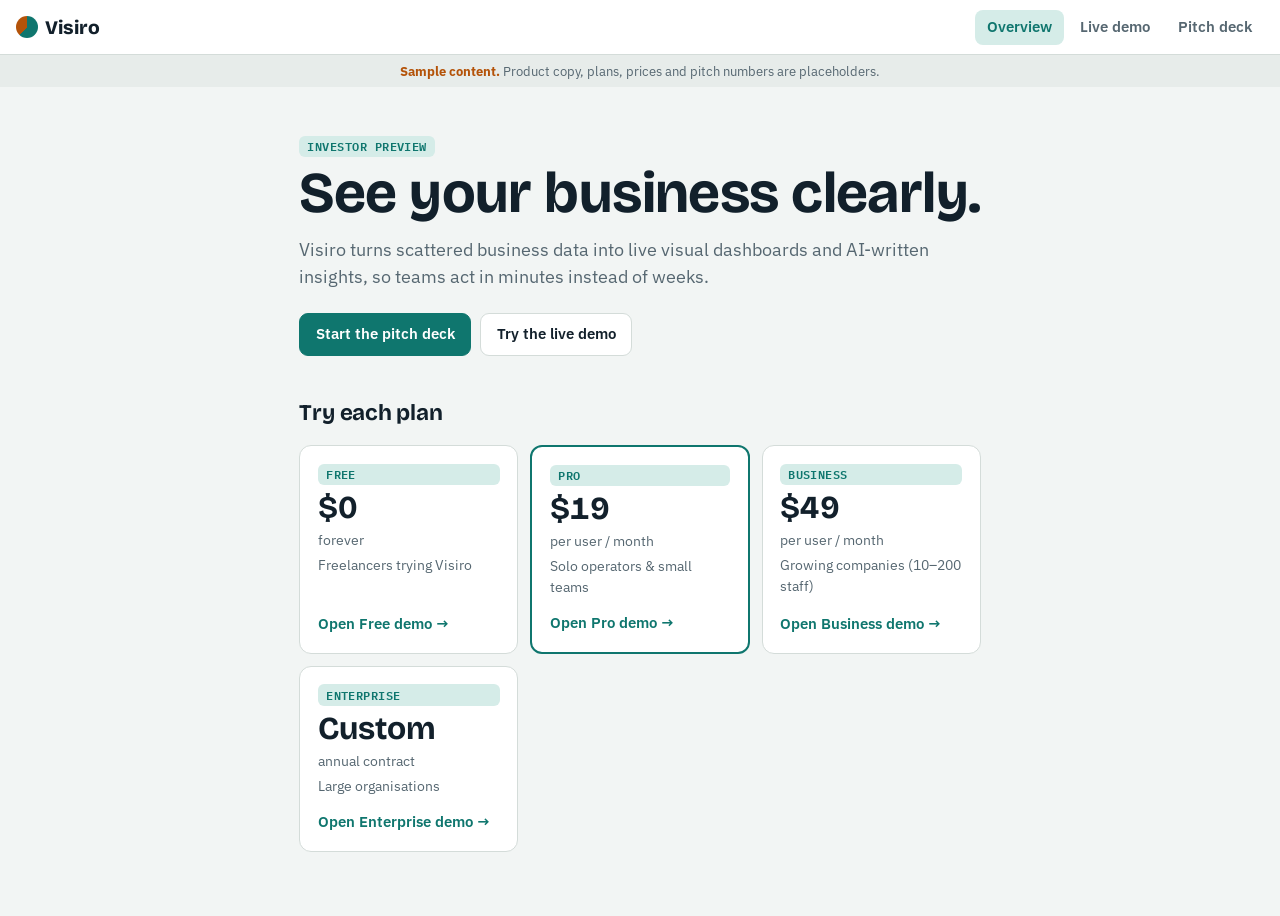
<file: index.html>
<!doctype html>
<html lang="en">
<head>
  <meta charset="utf-8">
  <meta name="viewport" content="width=device-width, initial-scale=1, viewport-fit=cover">
  <title>Visiro Investor Demo</title>
  <link rel="preconnect" href="https://fonts.googleapis.com">
  <link rel="preconnect" href="https://fonts.gstatic.com" crossorigin>
  <link rel="stylesheet" href="https://fonts.googleapis.com/css2?family=Bricolage+Grotesque:opsz,wght@12..96,600;12..96,700;12..96,800&family=IBM+Plex+Mono:wght@500;600&family=IBM+Plex+Sans:wght@400;500;600;700&display=swap">
  <link rel="stylesheet" href="assets/app.css">
</head>
<body>
  <div id="app"></div>
  <script src="assets/config.js"></script>
  <script src="assets/app.js"></script>
</body>
</html>
</file>
<file: assets/app.css>
/* Visiro pitch + demo — one stylesheet, theme-aware (light / dark / system). */
:root {
  --ground: #f2f5f4;
  --surface: #ffffff;
  --surface-2: #e7ecea;
  --ink: #12202b;
  --muted: #566771;
  --line: #d4dcd9;
  --accent: #0f766e;
  --accent-ink: #ffffff;
  --accent-soft: #d5ece8;
  --signal: #b45309;
  --good: #15803d;
  --warn: #c2410c;
  --code-bg: #0f1a22;
  --code-ink: #cfe7e3;
  --shadow: 0 1px 2px rgba(18, 32, 43, .06), 0 6px 20px rgba(18, 32, 43, .06);
  --radius: 12px;
  --display: "Bricolage Grotesque", "Segoe UI", system-ui, sans-serif;
  --body: "IBM Plex Sans", "Segoe UI", system-ui, sans-serif;
  --mono: "IBM Plex Mono", ui-monospace, "SFMono-Regular", Menlo, monospace;
}
@media (prefers-color-scheme: dark) {
  :root:not([data-theme="light"]) {
    color-scheme: dark;
    --ground: #0d1417; --surface: #141d21; --surface-2: #1c282d; --ink: #e6efec; --muted: #93a6ad;
    --line: #26353a; --accent: #2dd4bf; --accent-ink: #062521; --accent-soft: #123a36;
    --signal: #fbbf24; --good: #4ade80; --warn: #fb923c; --code-bg: #081013; --code-ink: #bfe9e2;
    --shadow: 0 1px 2px rgba(0, 0, 0, .4), 0 6px 20px rgba(0, 0, 0, .3);
  }
}
:root[data-theme="dark"] {
  color-scheme: dark;
  --ground: #0d1417; --surface: #141d21; --surface-2: #1c282d; --ink: #e6efec; --muted: #93a6ad;
  --line: #26353a; --accent: #2dd4bf; --accent-ink: #062521; --accent-soft: #123a36;
  --signal: #fbbf24; --good: #4ade80; --warn: #fb923c; --code-bg: #081013; --code-ink: #bfe9e2;
  --shadow: 0 1px 2px rgba(0, 0, 0, .4), 0 6px 20px rgba(0, 0, 0, .3);
}

* { box-sizing: border-box; }
html, body { height: 100%; margin: 0; }
body { background: var(--ground); color: var(--ink); font: 15px/1.5 var(--body); -webkit-font-smoothing: antialiased; }
h1, h2, h3 { font-family: var(--display); text-wrap: balance; letter-spacing: -.01em; }
a { color: var(--accent); }
button, input { font: inherit; color: inherit; }
button { cursor: pointer; }
:focus-visible { outline: 2px solid var(--accent); outline-offset: 2px; }
@media (prefers-reduced-motion: reduce) { * { animation: none !important; transition: none !important; } }

.btn {
  display: inline-flex; align-items: center; gap: .4rem; padding: .55rem .95rem; border-radius: 9px;
  border: 1px solid var(--line); background: var(--surface); color: var(--ink);
  text-decoration: none; font-weight: 600; white-space: nowrap;
}
.btn:hover { border-color: var(--accent); }
.btn-primary { background: var(--accent); border-color: var(--accent); color: var(--accent-ink); }
.chip {
  display: inline-block; padding: .1rem .5rem; border-radius: 6px; font: 600 .72rem/1.6 var(--mono);
  letter-spacing: .04em; text-transform: uppercase; background: var(--accent-soft); color: var(--accent);
}
.sample-note { background: var(--surface-2); color: var(--muted); font-size: .8rem; text-align: center; padding: .4rem 16px; }
.sample-note b { color: var(--signal); }

/* ── App shell ─────────────────────────────────────────────────────────── */
.site-nav {
  position: sticky; top: env(safe-area-inset-top, 0px); z-index: 20; display: flex; align-items: center; gap: 1rem;
  padding: .6rem 16px; background: var(--surface); border-bottom: 1px solid var(--line); flex-wrap: wrap;
}
.wordmark { font: 800 1.2rem/1 var(--display); color: var(--ink); text-decoration: none; display: flex; align-items: center; gap: .45rem; }
.wordmark .mark { width: 22px; height: 22px; border-radius: 50%; background: conic-gradient(var(--accent) 0 62%, var(--signal) 62% 100%); }
.site-nav nav { display: flex; gap: .25rem; margin-left: auto; }
.site-nav nav a { padding: .4rem .75rem; border-radius: 8px; text-decoration: none; color: var(--muted); font-weight: 600; }
.site-nav nav a[aria-current="page"] { background: var(--accent-soft); color: var(--accent); }

/* ── Home ──────────────────────────────────────────────────────────────── */
.home { max-width: 1080px; margin: 0 auto; padding: 48px 16px 64px; display: grid; gap: 40px; }
.home h1 { font-size: clamp(2.2rem, 6vw, 3.6rem); line-height: 1.02; margin: .4rem 0 .8rem; }
.home .lead { color: var(--muted); font-size: 1.15rem; max-width: 60ch; margin: 0; }
.home .actions { display: flex; gap: .6rem; flex-wrap: wrap; margin-top: 1.4rem; }
.home h2 { font-size: 1.4rem; margin: 0 0 1rem; }
.plan-grid { display: grid; grid-template-columns: repeat(auto-fit, minmax(210px, 1fr)); gap: 12px; }
.plan-tile {
  display: flex; flex-direction: column; gap: .3rem; padding: 1.1rem; border-radius: var(--radius);
  background: var(--surface); border: 1px solid var(--line); color: var(--ink); text-decoration: none;
}
.plan-tile:hover { border-color: var(--accent); }
.plan-tile.hl { border: 2px solid var(--accent); }
.plan-tile .price { font: 700 2rem/1.1 var(--display); font-variant-numeric: tabular-nums; }
.plan-tile .per, .plan-tile .who { color: var(--muted); font-size: .85rem; }
.plan-tile .go { margin-top: auto; padding-top: .6rem; color: var(--accent); font-weight: 600; }

/* ── Demo ──────────────────────────────────────────────────────────────── */
.demo { position: relative; display: flex; flex-direction: column; min-height: 100%; background: var(--ground); }
.demo-bar { display: flex; align-items: center; gap: .75rem 1rem; flex-wrap: wrap; padding: .6rem 16px; background: var(--surface); border-bottom: 1px solid var(--line); }
.demo-bar .lbl { font: 600 .72rem var(--mono); text-transform: uppercase; letter-spacing: .06em; color: var(--muted); }
.plan-switch { display: flex; background: var(--surface-2); border-radius: 10px; padding: 3px; gap: 2px; overflow-x: auto; max-width: 100%; }
.plan-switch button { border: 0; background: transparent; color: var(--muted); padding: .4rem .85rem; border-radius: 8px; font-weight: 600; white-space: nowrap; }
.plan-switch button[aria-pressed="true"] { background: var(--surface); color: var(--ink); box-shadow: var(--shadow); }

.demo-body { display: grid; grid-template-columns: 220px minmax(0, 1fr); flex: 1; }
.side { border-right: 1px solid var(--line); background: var(--surface); padding: .8rem .6rem; display: flex; flex-direction: column; gap: 2px; }
.side .grp { font: 600 .68rem var(--mono); text-transform: uppercase; letter-spacing: .08em; color: var(--muted); padding: .7rem .6rem .3rem; }
.nav-item { display: flex; align-items: center; gap: .55rem; width: 100%; border: 0; background: transparent; text-align: left; padding: .5rem .6rem; border-radius: 8px; }
.nav-item:hover { background: var(--surface-2); }
.nav-item.active { background: var(--accent-soft); color: var(--accent); font-weight: 600; }
.nav-item.locked { color: var(--muted); }
.nav-item .ic { width: 1.5rem; text-align: center; font-family: var(--mono); font-size: .85rem; }
.nav-item .lock { margin-left: auto; font: 600 .62rem var(--mono); text-transform: uppercase; color: var(--signal); }

.work { padding: 1.1rem 16px 2rem; min-width: 0; display: grid; gap: 1rem; align-content: start; }
.usage { display: flex; flex-wrap: wrap; align-items: center; gap: .8rem 1.5rem; padding: .85rem 1rem; background: var(--surface); border: 1px solid var(--line); border-radius: var(--radius); }
.usage .pname { font: 700 1.05rem var(--display); }
.usage .pmeta { color: var(--muted); font-size: .82rem; }
.meter { display: grid; gap: 2px; min-width: 110px; font-size: .75rem; color: var(--muted); }
.meter b { color: var(--ink); font: 600 .9rem var(--mono); font-variant-numeric: tabular-nums; }
.track { height: 5px; background: var(--surface-2); border-radius: 9px; overflow: hidden; }
.track i { display: block; height: 100%; background: var(--accent); }
.track.full i { background: var(--warn); }
.usage .up { margin-left: auto; }

.vh h2 { font-size: 1.35rem; margin: 0; }
.vh p { color: var(--muted); margin: .1rem 0 0; }
.cols { display: grid; gap: 12px; }
.cols.k { grid-template-columns: repeat(auto-fit, minmax(160px, 1fr)); }
.cols.h { grid-template-columns: repeat(auto-fit, minmax(280px, 1fr)); }
.panel { background: var(--surface); border: 1px solid var(--line); border-radius: var(--radius); padding: 1rem; min-width: 0; }
.panel h3 { margin: 0 0 .6rem; font-size: .95rem; }
.kpi .l { color: var(--muted); font-size: .78rem; }
.kpi .v { font: 700 1.55rem/1.2 var(--display); font-variant-numeric: tabular-nums; }
.kpi .d { font: 600 .78rem var(--mono); color: var(--good); }
.kpi .d.down { color: var(--warn); }
svg.chart { width: 100%; height: 170px; display: block; }
svg.chart text { fill: var(--muted); font-family: var(--mono); }
svg.chart .grid { stroke: var(--line); }

.tabs { display: flex; gap: .4rem; flex-wrap: wrap; }
.tabs .btn.on { border-color: var(--accent); color: var(--accent); }
.row { display: flex; align-items: center; gap: .7rem; padding: .6rem 0; border-top: 1px solid var(--line); flex-wrap: wrap; }
.row:first-child { border-top: 0; padding-top: 0; }
.row .grow { flex: 1; min-width: 140px; }
.row .meta { color: var(--muted); font-size: .8rem; }
.av { width: 32px; height: 32px; border-radius: 50%; display: grid; place-items: center; font: 700 .75rem var(--mono); color: #fff; flex: none; }
.pill { font: 600 .72rem var(--mono); padding: .15rem .5rem; border-radius: 99px; background: var(--surface-2); color: var(--muted); border: 0; }
.pill.on { background: var(--accent-soft); color: var(--good); }
button.pill { cursor: pointer; }
.insight { border-left: 3px solid var(--signal); }
.insight h3 { margin: .45rem 0 .2rem; }
.insight p { margin: 0; }
.caret::after { content: "▍"; color: var(--accent); animation: blink 1s steps(1) infinite; }
@keyframes blink { 50% { opacity: 0; } }
.ask { display: flex; gap: .5rem; flex-wrap: wrap; }
.ask input { flex: 1; min-width: 180px; padding: .55rem .7rem; border-radius: 9px; border: 1px solid var(--line); background: var(--surface-2); }
pre.code { background: var(--code-bg); color: var(--code-ink); padding: .9rem; border-radius: 9px; overflow-x: auto; font: .8rem/1.5 var(--mono); margin: 0; }
.tbl { overflow-x: auto; }
table { width: 100%; border-collapse: collapse; font-size: .85rem; }
th, td { text-align: left; padding: .5rem .55rem; border-top: 1px solid var(--line); }
th { color: var(--muted); font-weight: 600; border-top: 0; }
.compare td.yes { color: var(--good); font-weight: 700; }
.compare td.no { color: var(--muted); }
.compare .cur { background: var(--accent-soft); }

.lockwrap { position: relative; }
.lockwrap .ghost { filter: blur(3px) grayscale(.5); opacity: .5; pointer-events: none; user-select: none; }
.lockcard { position: absolute; inset: 0; display: grid; place-items: start center; padding: 2.5rem 1rem; }
.lockcard > div { background: var(--surface); border: 1px solid var(--line); border-radius: var(--radius); box-shadow: var(--shadow); padding: 1.3rem; max-width: 360px; text-align: center; display: grid; gap: .5rem; justify-items: center; }
.lockcard h3 { margin: 0; font-size: 1.1rem; }
.lockcard p { margin: 0; color: var(--muted); }

.toast {
  position: absolute; left: 50%; bottom: 1rem; transform: translate(-50%, 12px); opacity: 0; visibility: hidden;
  background: var(--ink); color: var(--ground); padding: .6rem 1rem; border-radius: 9px; font-weight: 600; font-size: .88rem;
  transition: opacity .2s, transform .2s, visibility .2s; z-index: 30; max-width: calc(100% - 32px); text-align: center;
}
.toast.show { opacity: 1; visibility: visible; transform: translate(-50%, 0); }
.demo.page .toast { position: fixed; bottom: calc(1rem + env(safe-area-inset-bottom, 0px)); }

@media (max-width: 760px) {
  .demo-body { grid-template-columns: minmax(0, 1fr); }
  .side { flex-direction: row; overflow-x: auto; border-right: 0; border-bottom: 1px solid var(--line); padding: .4rem 16px; }
  .side .grp { display: none; }
  .nav-item { width: auto; white-space: nowrap; }
  .usage .up { margin-left: 0; }
}

/* ── Deck ──────────────────────────────────────────────────────────────── */
#app { display: flex; flex-direction: column; min-height: 100%; }
#app.fill { height: 100%; }
#app > main { flex: 1; min-height: 0; display: flex; flex-direction: column; }
.deck-page { display: flex; flex-direction: column; flex: 1; min-height: 420px; }
.deck-viewport { flex: 1; position: relative; overflow: hidden; }
.stage { position: absolute; left: 50%; top: 50%; width: 1280px; height: 720px; transform-origin: center; }
.slide {
  position: absolute; inset: 0; display: none; flex-direction: column; background: var(--surface);
  border: 1px solid var(--line); border-radius: 18px; box-shadow: var(--shadow); padding: 60px 72px; overflow: hidden;
}
.slide.on { display: flex; }
.slide .eyebrow { font: 600 15px var(--mono); letter-spacing: .08em; text-transform: uppercase; color: var(--accent); }
.slide > h1 { font-size: 76px; line-height: 1; margin: 14px 0 18px; }
.slide > h2 { font-size: 48px; line-height: 1.08; margin: 10px 0 30px; max-width: 1000px; }
.slide .lead { font-size: 25px; color: var(--muted); max-width: 900px; margin: 0; }
.slide ul.pts { list-style: none; margin: 0; padding: 0; display: grid; gap: 22px; font-size: 28px; max-width: 1000px; }
.slide ul.pts li { display: grid; grid-template-columns: 28px 1fr; align-items: baseline; }
.slide ul.pts li::before { content: "→"; color: var(--accent); font-family: var(--mono); font-size: 22px; }
.slide .sfoot { margin-top: auto; display: flex; justify-content: space-between; font: 13px var(--mono); color: var(--muted); }
.slide .sfoot b { color: var(--signal); font-weight: 600; }
.slide.cover { justify-content: center; background: radial-gradient(circle at 88% 12%, var(--accent-soft), transparent 45%), var(--surface); }
.slide.cover .mark { width: 64px; height: 64px; border-radius: 50%; background: conic-gradient(var(--accent) 0 62%, var(--signal) 62% 100%); }
.slide .tiles { display: grid; grid-template-columns: repeat(3, 1fr); gap: 20px; }
.slide .tile { background: var(--surface-2); border-radius: 14px; padding: 26px; }
.slide .tile .n { font: 700 56px/1.1 var(--display); color: var(--accent); font-variant-numeric: tabular-nums; }
.slide .tile .t { color: var(--muted); font-size: 19px; margin-top: 6px; }
.slide .prices { display: grid; grid-template-columns: repeat(4, 1fr); gap: 18px; }
.slide .pc { background: var(--surface-2); border-radius: 14px; padding: 22px; border: 2px solid transparent; display: flex; flex-direction: column; gap: 6px; }
.slide .pc.hl { border-color: var(--accent); }
.slide .pc .nm { font: 700 24px var(--display); }
.slide .pc .pr { font: 700 42px/1.1 var(--display); }
.slide .pc .pd { color: var(--muted); font-size: 15px; }
.slide .pc ul { margin: 8px 0 0; padding-left: 18px; font-size: 16px; }
.slide .alloc { display: grid; gap: 20px; font-size: 22px; max-width: 900px; }
.slide .alloc .bar { height: 16px; border-radius: 9px; background: var(--accent); margin-top: 6px; }

.slide.planslide { padding: 44px; }
.slide.planslide.on { display: grid; grid-template-columns: 330px minmax(0, 1fr); gap: 32px; }
.planslide .info { display: flex; flex-direction: column; gap: 10px; }
.planslide .info h2 { margin: 0; font-size: 52px; }
.planslide .info .pr { font: 700 38px var(--display); }
.planslide .info .pr span { font: 500 16px var(--body); color: var(--muted); }
.planslide .info ul { margin: 4px 0; padding-left: 20px; font-size: 18px; display: grid; gap: 4px; }
.planslide .info .why { background: var(--accent-soft); color: var(--accent); border-radius: 10px; padding: 14px 16px; font-weight: 600; font-size: 17px; }
.planslide .info .small { font-size: 14px; color: var(--muted); margin-top: auto; }
.embed { position: relative; border: 1px solid var(--line); border-radius: 12px; overflow: hidden; background: var(--ground); }
.embed .live { position: absolute; top: 8px; right: 10px; z-index: 40; }
.embed-inner { overflow: auto; width: 1300px; height: 990px; transform: scale(.638); transform-origin: 0 0; }
.embed-inner .demo { height: 100%; }

.deck-ctl {
  display: flex; align-items: center; justify-content: center; gap: .6rem; flex-wrap: wrap;
  padding: .55rem 16px calc(.55rem + env(safe-area-inset-bottom, 0px)); background: var(--surface); border-top: 1px solid var(--line);
}
.deck-ctl .count { font: 600 .85rem var(--mono); color: var(--muted); min-width: 64px; text-align: center; font-variant-numeric: tabular-nums; }
.deck-ctl .hint { font-size: .78rem; color: var(--muted); }
@media (max-width: 760px) { .deck-ctl .hint { display: none; } }
</file>
